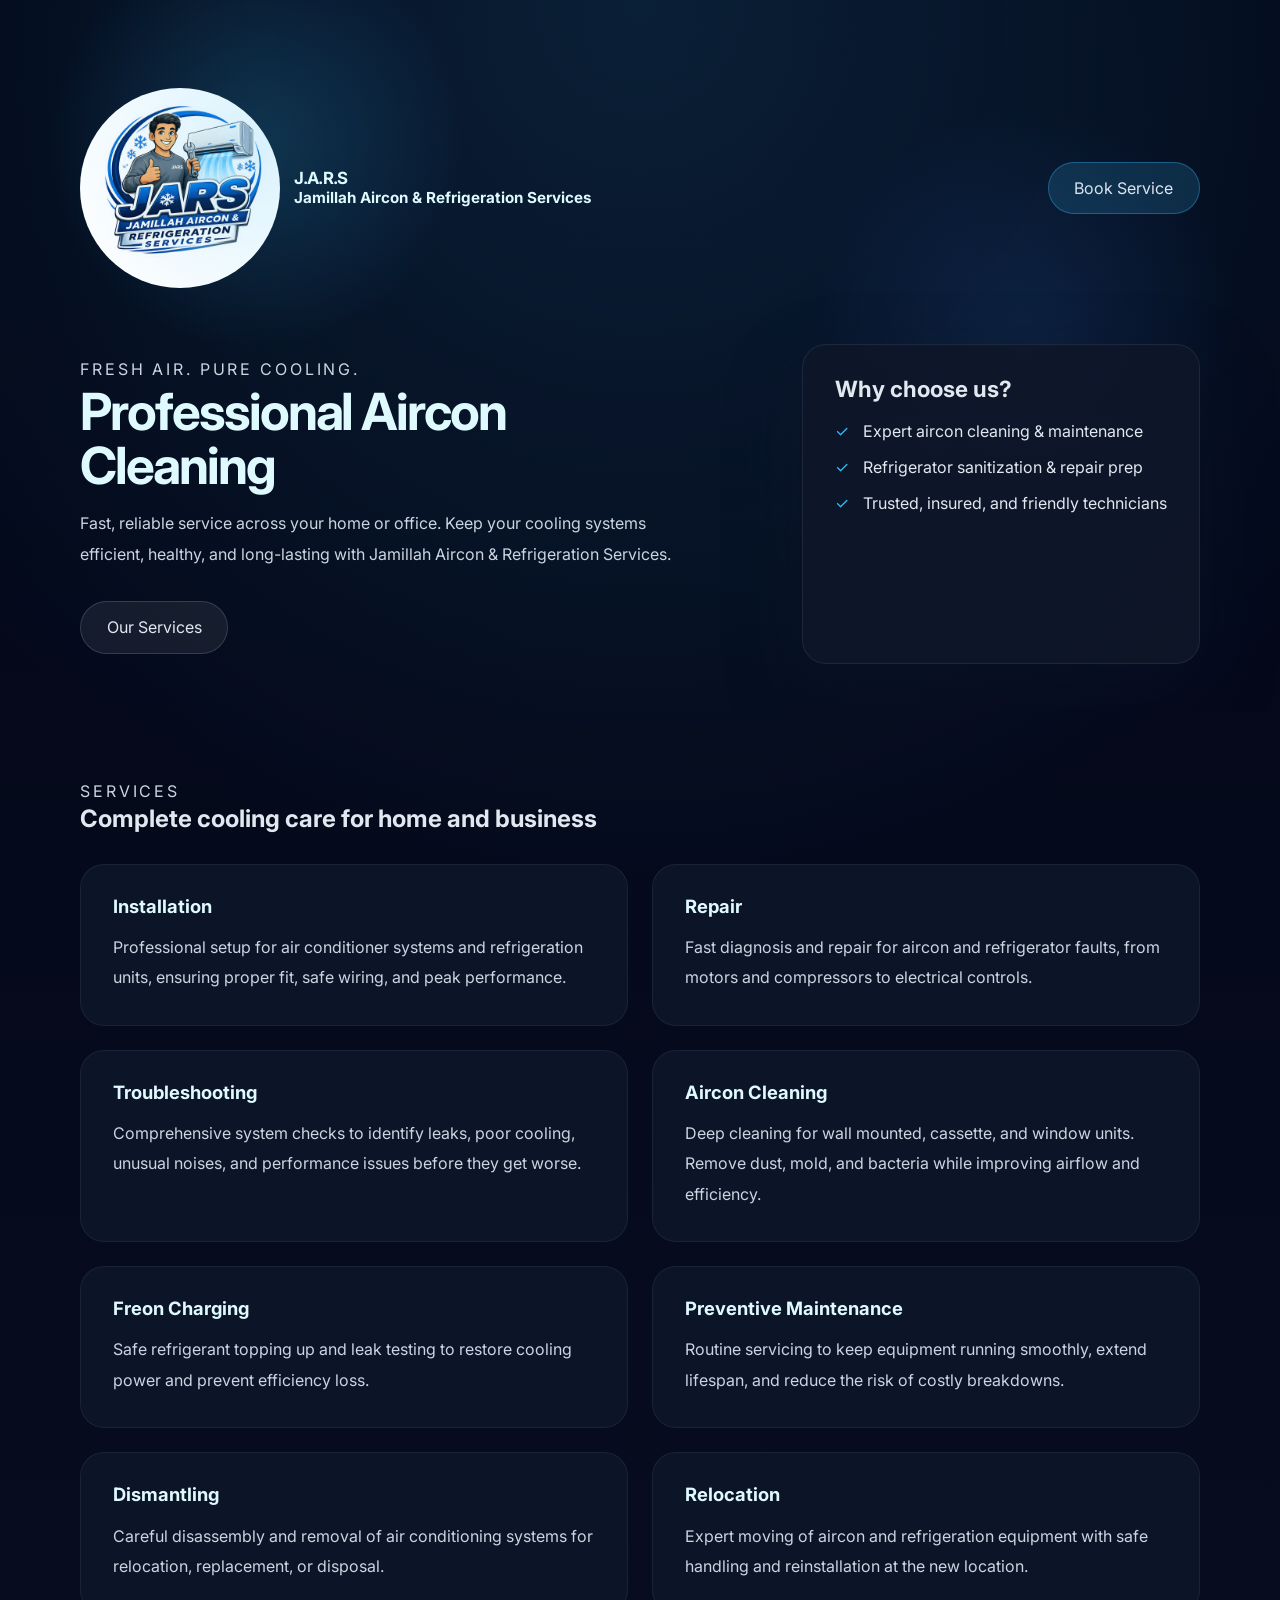
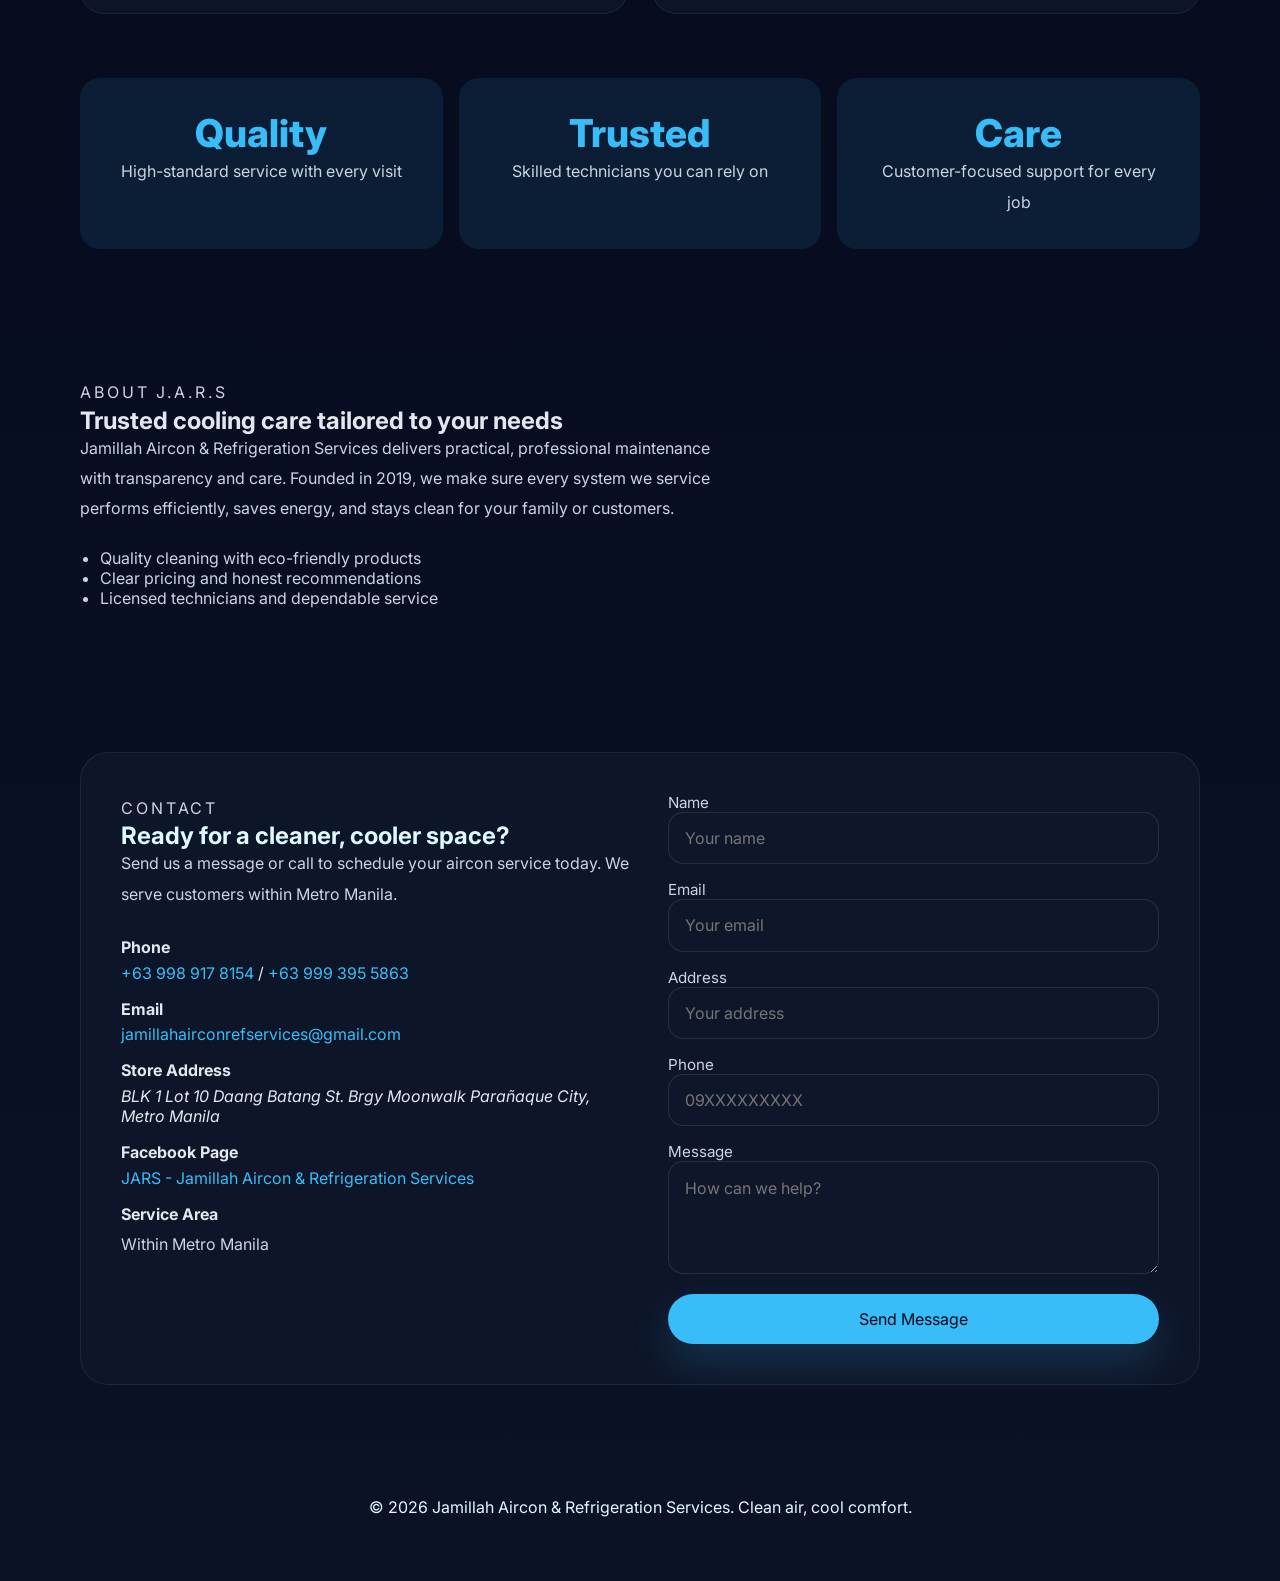
<file: index.html>
<!DOCTYPE html>
<html lang="en">
<head>
  <meta charset="UTF-8" />
  <meta name="viewport" content="width=device-width, initial-scale=1.0" />
  <title>Jamillah Aircon & Refrigeration Services</title>
  <link rel="stylesheet" href="styles.css" />
  <link rel="preconnect" href="https://fonts.googleapis.com" />
  <link rel="preconnect" href="https://fonts.gstatic.com" crossorigin />
  <link href="https://fonts.googleapis.com/css2?family=Inter:wght@400;500;600;700;800&display=swap" rel="stylesheet" />
</head>
<body>
  <header class="hero">
    <nav class="nav container">
      <div class="brand">
        <span class="brand-mark"><img src="8012e598-6c51-4938-8adb-c6c27e04d6a5.jpeg" width="800" height="auto" alt="J.A.R.S Logo" /></span>
        <div>
          <h1 class="brand-name neon-hover">J.A.R.S</h1>
          <h2 class="brand-subtitle neon-hover">Jamillah Aircon & Refrigeration Services</h2>
        </div>
      </div>
      <a class="cta-nav" href="#contact">Book Service</a>
    </nav>

    <div class="hero-content container">
      <div class="hero-copy">
        <p class="eyebrow">Fresh air. Pure cooling.</p>
        <h1 class="neon-hover">Professional Aircon Cleaning</h1>
        <p>Fast, reliable service across your home or office. Keep your cooling systems efficient, healthy, and long-lasting with Jamillah Aircon & Refrigeration Services.</p>
          <div class="hero-actions">
          <a class="btn secondary neon-hover" href="#services">Our Services</a>
        </div>
      </div>
      <div class="hero-visual">
        <div class="hero-card">
          <h2>Why choose us?</h2>
          <ul>
            <li>Expert aircon cleaning & maintenance</li>
            <li>Refrigerator sanitization & repair prep</li>
            <li>Trusted, insured, and friendly technicians</li>
          </ul>
        </div>
      </div>
    </div>
  </header>

  <main>
    <section id="services" class="section container">
      <div class="section-intro">
        <p class="eyebrow">Services</p>
        <h2>Complete cooling care for home and business</h2>
      </div>
      <div class="grid cards">
        <article class="card">
          <h3 class="neon-hover">Installation</h3>
          <p>Professional setup for air conditioner systems and refrigeration units, ensuring proper fit, safe wiring, and peak performance.</p>
        </article>
        <article class="card">
          <h3 class="neon-hover">Repair</h3>
          <p>Fast diagnosis and repair for aircon and refrigerator faults, from motors and compressors to electrical controls.</p>
        </article>
        <article class="card">
          <h3 class="neon-hover">Troubleshooting</h3>
          <p>Comprehensive system checks to identify leaks, poor cooling, unusual noises, and performance issues before they get worse.</p>
        </article>
        <article class="card">
          <h3 class="neon-hover">Aircon Cleaning</h3>
          <p>Deep cleaning for wall mounted, cassette, and window units. Remove dust, mold, and bacteria while improving airflow and efficiency.</p>
        </article>
        <article class="card">
          <h3 class="neon-hover">Freon Charging</h3>
          <p>Safe refrigerant topping up and leak testing to restore cooling power and prevent efficiency loss.</p>
        </article>
        <article class="card">
          <h3 class="neon-hover">Preventive Maintenance</h3>
          <p>Routine servicing to keep equipment running smoothly, extend lifespan, and reduce the risk of costly breakdowns.</p>
        </article>
        <article class="card">
          <h3 class="neon-hover">Dismantling</h3>
          <p>Careful disassembly and removal of air conditioning systems for relocation, replacement, or disposal.</p>
        </article>
        <article class="card">
          <h3 class="neon-hover">Relocation</h3>
          <p>Expert moving of aircon and refrigeration equipment with safe handling and reinstallation at the new location.</p>
        </article>
      </div>
    </section>

    <section class="section container stats-section">
        <div class="stats-grid">
        <div class="stat-card">
          <span class="neon-hover">Quality</span>
          <p>High-standard service with every visit</p>
        </div>
        <div class="stat-card">
          <span class="neon-hover">Trusted</span>
          <p>Skilled technicians you can rely on</p>
        </div>
        <div class="stat-card">
          <span class="neon-hover">Care</span>
          <p>Customer-focused support for every job</p>
        </div>
      </div>
    </section>

    <section class="section container about-section">
      <div class="about-grid">
        <div>
          <p class="eyebrow">About J.A.R.S</p>
          <h2>Trusted cooling care tailored to your needs</h2>
          <p>Jamillah Aircon & Refrigeration Services delivers practical, professional maintenance with transparency and care. Founded in 2019, we make sure every system we service performs efficiently, saves energy, and stays clean for your family or customers.</p>
          <ul>
            <li>Quality cleaning with eco-friendly products</li>
            <li>Clear pricing and honest recommendations</li>
            <li>Licensed technicians and dependable service</li>
          </ul>
        </div>
      </div>
    </section>

    <section id="contact" class="section container contact-section">
      <div class="contact-card">
        <div>
          <p class="eyebrow">Contact</p>
          <h2 class="neon-hover">Ready for a cleaner, cooler space?</h2>
          <p>Send us a message or call to schedule your aircon service today. We serve customers within Metro Manila.</p>
          <div class="contact-details">
            <div>
              <strong>Phone</strong>
              <a href="tel:+639989178154">+63 998 917 8154</a> / <a href="tel:+639993955863">+63 999 395 5863</a>
            </div>
            <div>
              <strong>Email</strong>
              <a href="mailto:jamillahairconrefservices@gmail.com">jamillahairconrefservices@gmail.com</a>
            </div>
            <div>
              <strong>Store Address</strong>
              <address>BLK 1 Lot 10 Daang Batang St. Brgy Moonwalk Parañaque City, Metro Manila</address>
            </div>
            <div>
              <strong>Facebook Page</strong>
              <a href="https://www.facebook.com/people/JARS-Jamillah-Aircon-Refrigeration-Services/100064820811318/" target="_blank" rel="noreferrer">JARS - Jamillah Aircon & Refrigeration Services</a>
            </div>
            <div>
              <strong>Service Area</strong>
              <p>Within Metro Manila</p>
            </div>
          </div>
        </div>
        
        <!-- FLAWLESS CONTACT FORM -->
        <form id="contact-form" class="contact-form" action="https://api.web3forms.com/submit" method="POST" accept-charset="UTF-8">
          
          <input type="hidden" name="access_key" value="ffa5a7ad-f06c-45aa-a9c2-af6d205d41fe" />
          <input type="hidden" name="subject" value="New service inquiry from website" />
          <input type="checkbox" name="botcheck" class="hidden" style="display:none;" />
          
          <!-- Explicitly redirect back to your site instead of Web3Forms default lander -->
          <input type="hidden" name="redirect" value="https://yourwebsite.com/thank-you.html" />
          
          <div class="form-group">
            <label for="form-name">Name</label>
            <input type="text" id="form-name" name="name" placeholder="Your name" autocomplete="name" required />
          </div>

          <div class="form-group">
            <label for="form-email">Email</label>
            <input type="email" id="form-email" name="email" placeholder="Your email" autocomplete="email" required />
          </div>

          <div class="form-group">
            <label for="form-address">Address</label>
            <input type="text" id="form-address" name="address" placeholder="Your address" autocomplete="street-address" required />
          </div>

          <div class="form-group">
            <label for="form-phone">Phone</label>
            <!-- Strict validation for Philippine Mobile Numbers (e.g., 09171234567 or +639171234567) -->
            <input type="tel" id="form-phone" name="phone" placeholder="09XXXXXXXXX" pattern="^(09|\+639)\d{9}$" autocomplete="tel" required />
          </div>

          <div class="form-group">
            <label for="form-message">Message</label>
            <textarea id="form-message" name="message" rows="4" placeholder="How can we help?" required></textarea>
          </div>

          <button type="submit" class="btn primary">Send Message</button>
        </form>
      </div>
    </section>
  </main>

  <footer class="footer container">
    <p class="neon-hover">© 2026 Jamillah Aircon & Refrigeration Services. Clean air, cool comfort.</p>
  </footer>
  <script src="script.js"></script>
</body>
</html>
</file>
<file: styles.css>
:root {
  color-scheme: dark;
  font-family: 'Inter', system-ui, sans-serif;
  background: #0f172a;
  color: #e2e8f0;
  font-synthesis: none;
  text-rendering: optimizeLegibility;
}

* {
  box-sizing: border-box;
}

body {
  margin: 0;
  min-height: 100vh;
  background: radial-gradient(circle at top, rgba(56, 189, 248, 0.14), transparent 28%),
    linear-gradient(180deg, #020617 0%, #0b1226 100%);
}

img {
  display: block;
  max-width: 100%;
}

button,
input,
textarea {
  font: inherit;
}

.container {
  width: min(1120px, calc(100% - 2rem));
  margin: 0 auto;
}

.nav {
  display: flex;
  justify-content: space-between;
  align-items: center;
  padding: 1.5rem 0;
}

.brand {
  display: flex;
  align-items: center;
  gap: 0.9rem;
}

.brand-mark {
  width: 200px;
  height: 200px;
  display: grid;
  place-items: left;
  background: #38bdf8;
  border-radius: 50%;
  overflow: hidden;
  color: #020617;
  font-weight: 800;
  font-size: 1.2rem;
}

.brand-mark img {
  width: 100%;
  height: auto;
  display: block;
}

.brand-name {
  margin: 0;
  font-size: 1.05rem;
  font-weight: 700;
}

.brand-subtitle {
  margin: 0.15rem 0 0;
  color: #94a3b8;
  font-size: 0.95rem;
}

.cta-nav,
.btn {
  display: inline-flex;
  align-items: center;
  justify-content: center;
  gap: 0.5rem;
  text-decoration: none;
  border-radius: 999px;
  border: none;
  padding: 0.95rem 1.6rem;
  cursor: pointer;
  transition: transform 0.2s ease, box-shadow 0.2s ease, background-color 0.2s ease;
}

.cta-nav {
  background: rgba(56, 189, 248, 0.16);
  color: #e2e8f0;
  border: 1px solid rgba(56, 189, 248, 0.35);
}

.hero {
  position: relative;
  overflow: hidden;
  padding: 4rem 0 3rem;
}

.hero::before {
  content: '';
  position: absolute;
  inset: 0;
  background: radial-gradient(circle at 20% 20%, rgba(56, 189, 248, 0.24), transparent 18%),
    radial-gradient(circle at 80% 45%, rgba(59, 130, 246, 0.16), transparent 20%);
  opacity: 0.8;
  pointer-events: none;
  animation: lightMove 12s ease-in-out infinite;
}

@keyframes lightMove {
  0% {
    transform: translate(0, 0) scale(1);
    opacity: 0.8;
  }
  50% {
    transform: translate(8%, -6%) scale(1.1);
    opacity: 0.6;
  }
  100% {
    transform: translate(0, 0) scale(1);
    opacity: 0.8;
  }
}

.hero-content {
  display: grid;
  grid-template-columns: 1.4fr 1fr;
  gap: 2.5rem;
  align-items: center;
  padding-top: 2rem;
  opacity: 0;
  transform: translateY(24px);
  animation: fadeInUp 1.2s ease-out forwards;
  animation-delay: 0.15s;
}

.hero-copy {
  max-width: 620px;
}

.eyebrow {
  text-transform: uppercase;
  letter-spacing: 0.18em;
  font-size: 0.78rem;
  color: #38bdf8;
  margin-bottom: 1rem;
}

h1,
h2,
h3 {
  margin: 0;
  line-height: 1.05;
}

h1 {
  font-size: clamp(2.4rem, 4vw, 4.2rem);
  letter-spacing: -0.04em;
  margin-bottom: 1rem;
}

.hero-copy p,
.section p,
.card p,
.testimonial-card p {
  font-size: 1rem;
  line-height: 1.9;
  color: #cbd5e1;
  margin: 0;
}

.hero-actions {
  display: flex;
  flex-wrap: wrap;
  gap: 1rem;
  margin-top: 2rem;
}

.btn.primary {
  background: #38bdf8;
  color: #020617;
  box-shadow: 0 18px 40px rgba(56, 189, 248, 0.18);
}

.btn.secondary {
  background: rgba(255, 255, 255, 0.07);
  color: #e2e8f0;
  border: 1px solid rgba(148, 163, 184, 0.24);
}

.btn:hover,
.cta-nav:hover {
  transform: translateY(-1px);
}

.hero-visual {
  display: flex;
  justify-content: flex-end;
}

.hero-card {
  background: rgba(15, 23, 42, 0.9);
  border: 1px solid rgba(148, 163, 184, 0.12);
  border-radius: 1.5rem;
  padding: 2rem;
  min-height: 320px;
  box-shadow: 0 30px 75px rgba(15, 23, 42, 0.35);
  opacity: 0;
  transform: translateY(24px);
  animation: fadeInUp 1.2s ease-out forwards;
  animation-delay: 0.3s;
}

.hero-card h2 {
  margin-bottom: 1.25rem;
  font-size: 1.4rem;
}

.hero-card ul {
  list-style: none;
  padding: 0;
  margin: 0;
  display: grid;
  gap: 1rem;
}

.hero-card li {
  position: relative;
  padding-left: 1.75rem;
}

.hero-card li::before {
  content: '✓';
  position: absolute;
  left: 0;
  color: #38bdf8;
}

.section {
  padding: 4rem 0;
}

#services,
#contact,
.section-intro,
.cards .card,
.stats-grid .stat-card,
.about-grid,
.contact-card,
.footer {
  opacity: 0;
  transform: translateY(24px);
  animation: fadeInUp 1.5s ease-out forwards;
}

#services {
  animation-delay: 0.2s;
}

#contact {
  animation-delay: 0.5s;
}

.section-intro {
  animation-delay: 0.25s;
  max-width: 640px;
  margin-bottom: 2rem;
}

.cards .card {
  animation-delay: 0.35s;
}

.stats-grid .stat-card {
  animation-delay: 0.4s;
}

.about-grid {
  animation-delay: 0.35s;
}

.contact-card {
  animation-delay: 0.45s;
}

.footer {
  animation-delay: 0.55s;
}

@keyframes fadeInUp {
  from {
    opacity: 0;
    transform: translateY(24px);
  }
  to {
    opacity: 1;
    transform: translateY(0);
  }
}


.cards {
  display: grid;
  grid-template-columns: repeat(2, minmax(0, 1fr));
  gap: 1.5rem;
}

.card {
  background: rgba(15, 23, 42, 0.85);
  border: 1px solid rgba(148, 163, 184, 0.1);
  border-radius: 1.5rem;
  padding: 2rem;
}

.card h3 {
  margin-bottom: 1rem;
  font-size: 1.15rem;
}

.stats-section {
  padding-top: 0;
}

.stats-grid {
  display: grid;
  grid-template-columns: repeat(3, minmax(0, 1fr));
  gap: 1rem;
}

.stat-card {
  background: rgba(56, 189, 248, 0.1);
  border-radius: 1.25rem;
  padding: 2rem;
  text-align: center;
}

.stat-card span {
  display: block;
  font-size: 2.4rem;
  font-weight: 800;
  color: #38bdf8;
}

.about-grid {
  display: grid;
  grid-template-columns: 1.2fr 0.8fr;
  gap: 2rem;
  align-items: start;
}

.about-grid ul {
  margin-top: 1.5rem;
  padding-left: 1.25rem;
  list-style: disc;
  color: #cbd5e1;
}

.testimonial-card {
  background: rgba(15, 23, 42, 0.9);
  border: 1px solid rgba(148, 163, 184, 0.12);
  border-radius: 1.5rem;
  padding: 2rem;
}

.testimonial-card footer {
  margin-top: 1.5rem;
  display: flex;
  flex-direction: column;
  gap: 0.2rem;
  color: #94a3b8;
}

.contact-card {
  display: grid;
  grid-template-columns: 1.05fr 1fr;
  gap: 2rem;
  background: rgba(15, 23, 42, 0.9);
  border: 1px solid rgba(148, 163, 184, 0.12);
  border-radius: 1.75rem;
  padding: 2.5rem;
}

.contact-details {
  display: grid;
  gap: 1rem;
  margin-top: 1.75rem;
}

.contact-details strong {
  display: block;
  margin-bottom: 0.35rem;
  color: #e2e8f0;
}

.contact-details a {
  color: #38bdf8;
  text-decoration: none;
}

.contact-form {
  display: grid;
  gap: 1rem;
}

.contact-form label {
  display: grid;
  gap: 0.5rem;
  font-size: 0.95rem;
  color: #cbd5e1;
}

.contact-form input,
.contact-form textarea {
  width: 100%;
  border: 1px solid rgba(148, 163, 184, 0.18);
  border-radius: 0.95rem;
  padding: 0.95rem 1rem;
  background: rgba(15, 23, 42, 0.95);
  color: #e2e8f0;
}

.contact-form input:focus,
.contact-form textarea:focus {
  outline: 2px solid rgba(56, 189, 248, 0.6);
  outline-offset: 2px;
}

.footer {
  padding: 2rem 0 3rem;
  text-align: center;
  color: #94a3b8;
}

@media (max-width: 940px) {
  .hero-content,
  .about-grid,
  .contact-card {
    grid-template-columns: 1fr;
  }

  .stats-grid {
    grid-template-columns: repeat(2, minmax(0, 1fr));
  }
}

@media (max-width: 680px) {
  .nav {
    flex-direction: column;
    align-items: flex-start;
    gap: 1rem;
  }

  .cards,
  .stats-grid {
    grid-template-columns: 1fr;
  }

  .hero {
    padding-top: 2.5rem;
  }
}

/* --- Neon hover effect (add-on) --- */
.neon-hover {
  position: relative;
  color: #dffaff;
  transition: color 0.25s ease, text-shadow 0.35s ease, transform 0.35s ease;
  cursor: pointer;
  -webkit-tap-highlight-color: transparent;
}

.neon-hover:hover {
  color: #e6ffff;
  text-shadow:
    0 0 6px rgba(56,189,248,0.95),
    0 0 18px rgba(56,189,248,0.6),
    0 0 36px rgba(99,102,241,0.25);
  transform: translateY(-2px);
}

.neon-hover::after {
  content: '';
  position: absolute;
  left: 50%;
  top: 50%;
  transform: translate(-50%, -50%);
  width: 0;
  height: 0;
  pointer-events: none;
  border-radius: 50%;
  background: radial-gradient(circle, rgba(56,189,248,0.22) 0%, rgba(56,189,248,0.12) 30%, transparent 60%);
  filter: blur(18px);
  opacity: 0;
  transition: width 0.4s ease, height 0.4s ease, opacity 0.4s ease;
  z-index: -1;
}

.neon-hover:hover::after {
  width: 220%;
  height: 160%;
  opacity: 1;
}

/* soft cursor glow that follows the mouse when hovering neon elements */
.neon-cursor {
  position: fixed;
  left: 0;
  top: 0;
  width: 140px;
  height: 140px;
  border-radius: 50%;
  pointer-events: none;
  background: radial-gradient(circle at 40% 40%, rgba(56,189,248,0.28), rgba(56,189,248,0.12) 40%, transparent 70%);
  filter: blur(16px);
  mix-blend-mode: screen;
  opacity: 0;
  transform: translate(-50%, -50%) scale(0.6);
  transition: opacity 0.18s ease, transform 0.12s ease;
  z-index: 9999;
}

@media (max-width: 680px) {
  .neon-cursor { width: 90px; height: 90px; }
}

/* optional helper: reduce glow intensity for printed output */
@media print {
  .neon-hover, .neon-cursor { text-shadow: none !important; opacity: 1 !important; }
}
</file>
